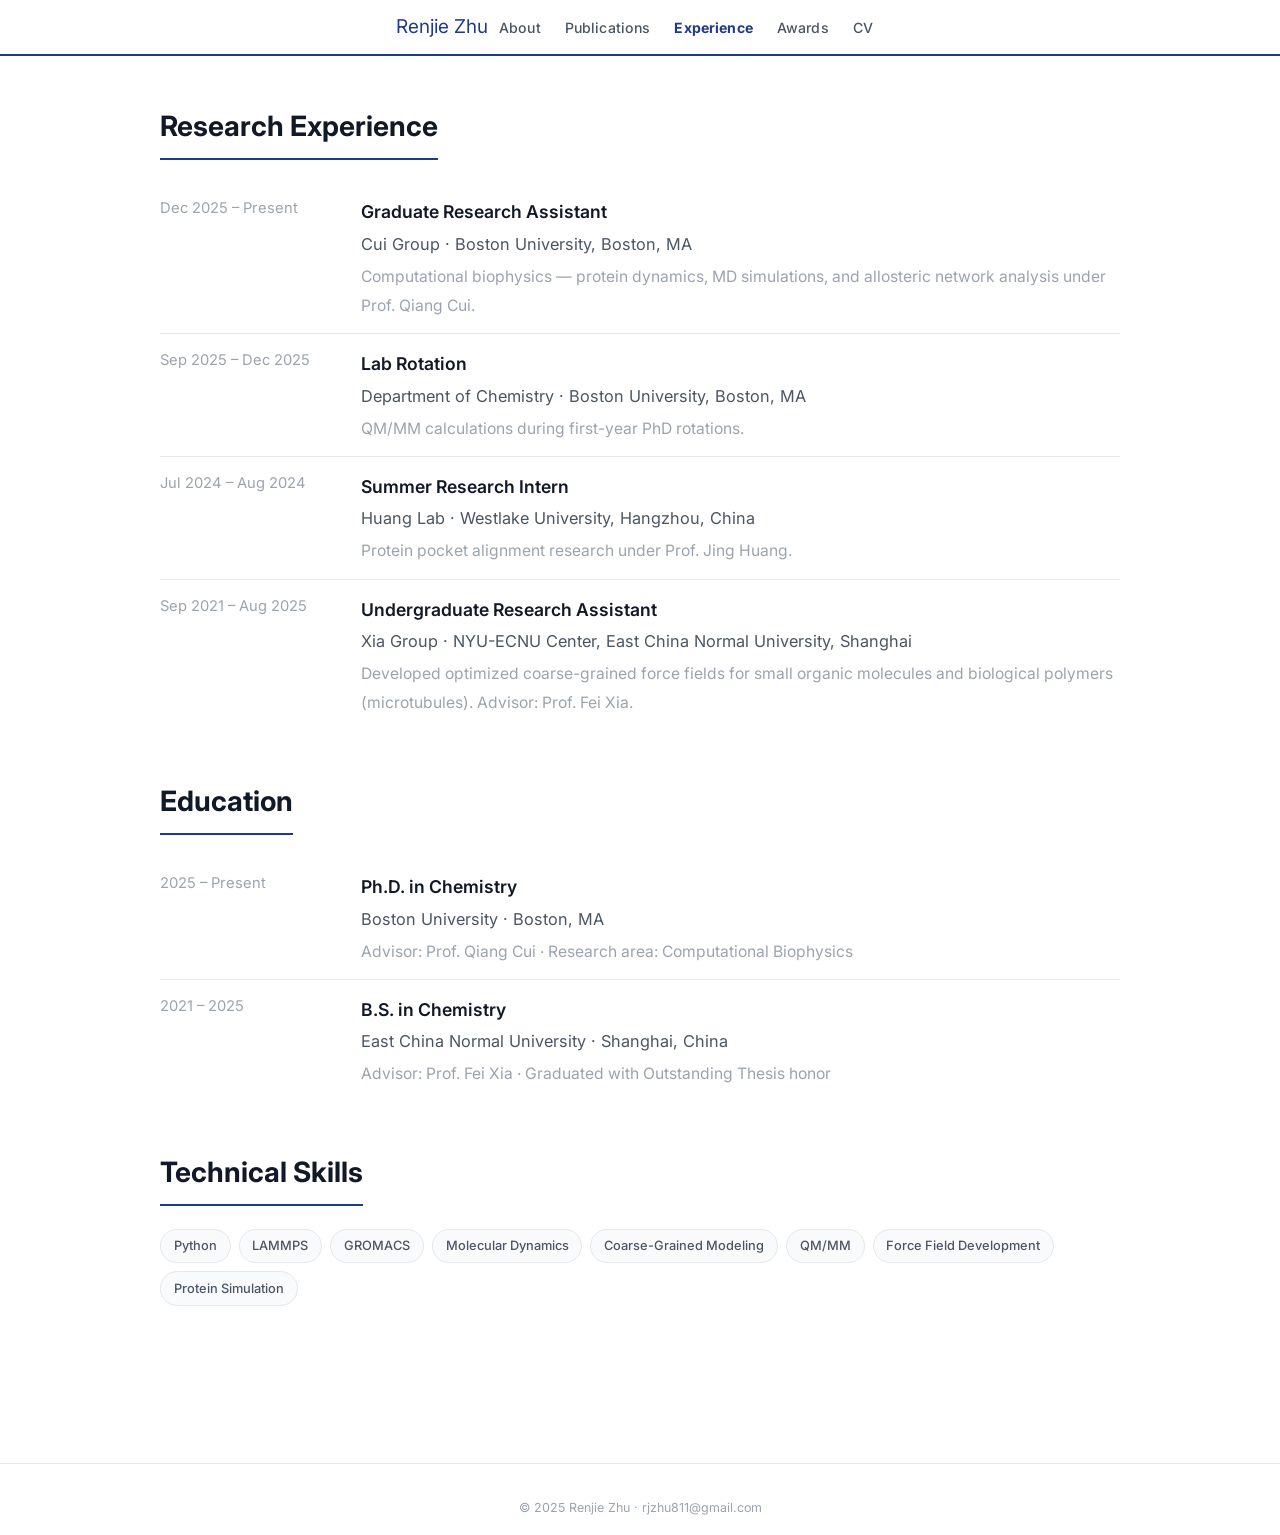
<file: experience.html>
<!DOCTYPE html>
<html lang="en">
<head>
  <meta charset="UTF-8" />
  <meta name="viewport" content="width=device-width, initial-scale=1.0" />
  <title>Experience | Renjie Zhu</title>
  <link rel="stylesheet" href="https://cdnjs.cloudflare.com/ajax/libs/font-awesome/6.4.0/css/all.min.css" />
  <link href="https://fonts.googleapis.com/css2?family=Inter:wght@300;400;500;600;700&display=swap" rel="stylesheet" />
  <link rel="stylesheet" href="style.css" />
  <style>
    section { margin-bottom: 2.8rem; }
  </style>
</head>
<body>

<nav>
  <a class="nav-brand" href="index.html">Renjie Zhu</a>
  <ul class="nav-links">
    <li><a href="index.html">About</a></li>
    <li><a href="publications.html">Publications</a></li>
    <li><a href="experience.html" class="active">Experience</a></li>
    <li><a href="awards.html">Awards</a></li>
    <li><a href="assets/cv.pdf" target="_blank">CV</a></li>
  </ul>
</nav>

<div class="page-wrapper">

  <!-- RESEARCH EXPERIENCE -->
  <section>
    <h2 class="section-title">Research Experience</h2>
    <div class="exp-list">

      <div class="exp-item">
        <div class="exp-period">Dec 2025 – Present</div>
        <div class="exp-content">
          <div class="exp-title">Graduate Research Assistant</div>
          <div class="exp-subtitle">Cui Group · Boston University, Boston, MA</div>
          <div class="exp-detail">Computational biophysics — protein dynamics, MD simulations, and allosteric network analysis under Prof. Qiang Cui.</div>
        </div>
      </div>

      <div class="exp-item">
        <div class="exp-period">Sep 2025 – Dec 2025</div>
        <div class="exp-content">
          <div class="exp-title">Lab Rotation</div>
          <div class="exp-subtitle">Department of Chemistry · Boston University, Boston, MA</div>
          <div class="exp-detail">QM/MM calculations during first-year PhD rotations.</div>
        </div>
      </div>

      <div class="exp-item">
        <div class="exp-period">Jul 2024 – Aug 2024</div>
        <div class="exp-content">
          <div class="exp-title">Summer Research Intern</div>
          <div class="exp-subtitle">Huang Lab · Westlake University, Hangzhou, China</div>
          <div class="exp-detail">Protein pocket alignment research under Prof. Jing Huang.</div>
        </div>
      </div>

      <div class="exp-item">
        <div class="exp-period">Sep 2021 – Aug 2025</div>
        <div class="exp-content">
          <div class="exp-title">Undergraduate Research Assistant</div>
          <div class="exp-subtitle">Xia Group · NYU-ECNU Center, East China Normal University, Shanghai</div>
          <div class="exp-detail">Developed optimized coarse-grained force fields for small organic molecules and biological polymers (microtubules). Advisor: Prof. Fei Xia.</div>
        </div>
      </div>

    </div>
  </section>

  <!-- EDUCATION -->
  <section>
    <h2 class="section-title">Education</h2>
    <div class="exp-list">

      <div class="exp-item">
        <div class="exp-period">2025 – Present</div>
        <div class="exp-content">
          <div class="exp-title">Ph.D. in Chemistry</div>
          <div class="exp-subtitle">Boston University · Boston, MA</div>
          <div class="exp-detail">Advisor: Prof. Qiang Cui · Research area: Computational Biophysics</div>
        </div>
      </div>

      <div class="exp-item">
        <div class="exp-period">2021 – 2025</div>
        <div class="exp-content">
          <div class="exp-title">B.S. in Chemistry</div>
          <div class="exp-subtitle">East China Normal University · Shanghai, China</div>
          <div class="exp-detail">Advisor: Prof. Fei Xia · Graduated with Outstanding Thesis honor</div>
        </div>
      </div>

    </div>
  </section>

  <!-- TECHNICAL SKILLS -->
  <section>
    <h2 class="section-title">Technical Skills</h2>
    <div class="skills-grid">
      <span class="skill-chip">Python</span>
      <span class="skill-chip">LAMMPS</span>
      <span class="skill-chip">GROMACS</span>
      <span class="skill-chip">Molecular Dynamics</span>
      <span class="skill-chip">Coarse-Grained Modeling</span>
      <span class="skill-chip">QM/MM</span>
      <span class="skill-chip">Force Field Development</span>
      <span class="skill-chip">Protein Simulation</span>
    </div>
  </section>

</div>

<footer>
  <p>&copy; 2025 Renjie Zhu · <a href="mailto:rjzhu811@gmail.com">rjzhu811@gmail.com</a></p>
</footer>

</body>
</html>
</file>
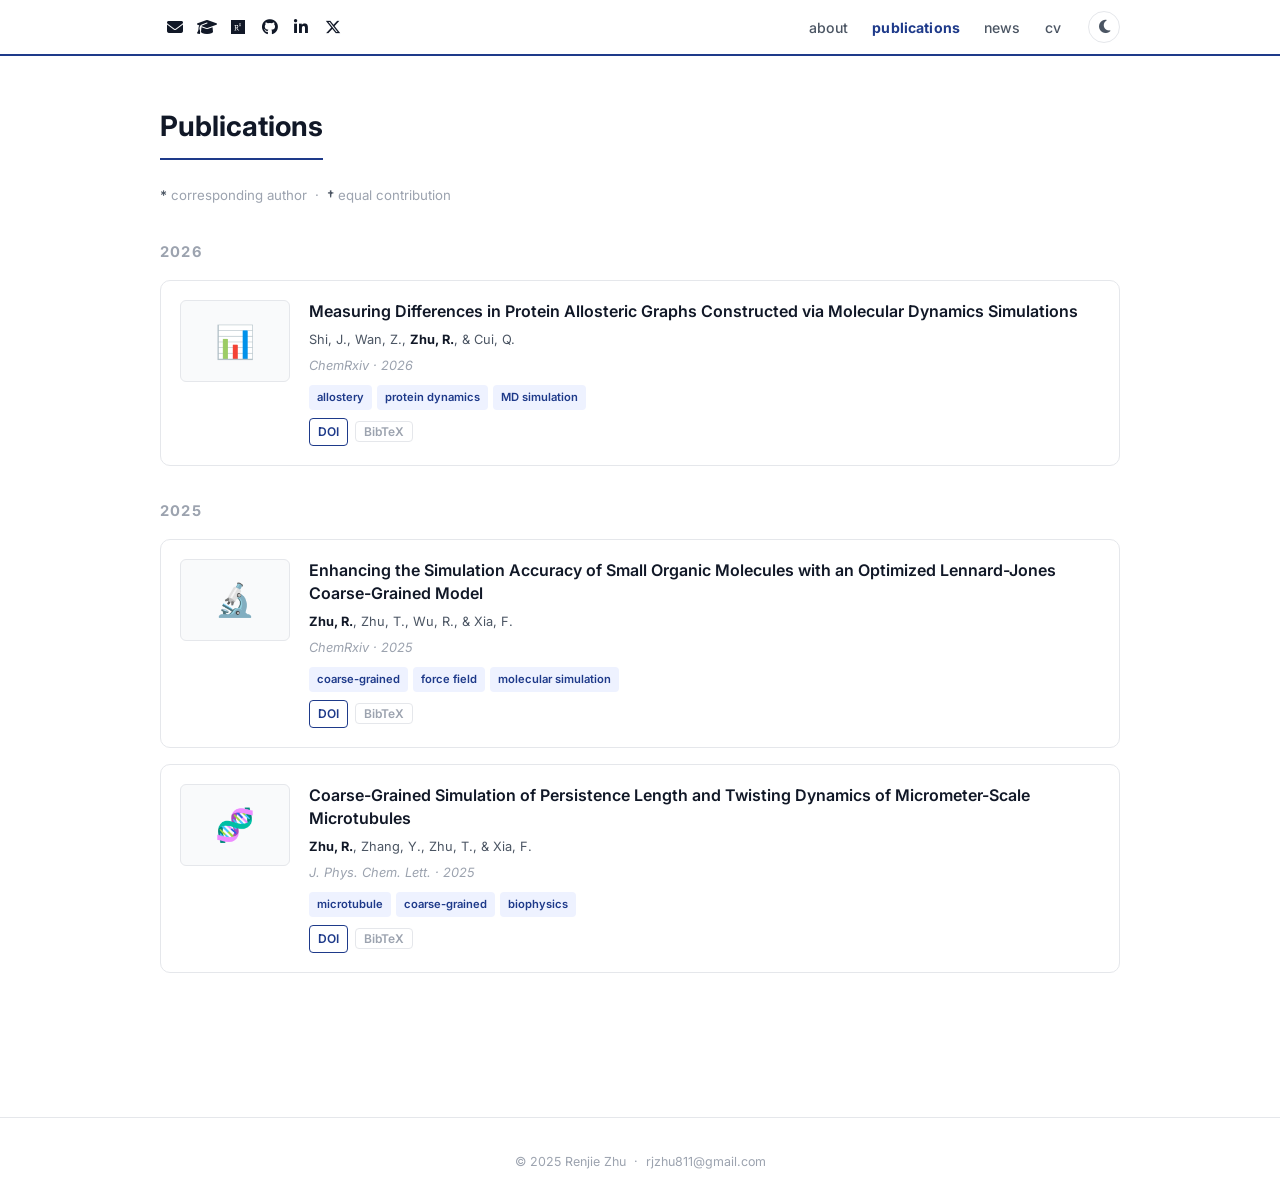
<file: publications.html>
<!DOCTYPE html>
<html lang="en">
<head>
  <meta charset="UTF-8" />
  <meta name="viewport" content="width=device-width, initial-scale=1.0" />
  <title>Publications | Renjie Zhu</title>
  <link rel="stylesheet" href="https://cdnjs.cloudflare.com/ajax/libs/font-awesome/6.4.0/css/all.min.css" />
  <link href="https://fonts.googleapis.com/css2?family=Inter:wght@300;400;500;600;700&family=Noto+Sans+SC:wght@300;400;500;600;700&display=swap" rel="stylesheet" />
  <link rel="stylesheet" href="style.css" />
</head>
<body>

<nav>
  <div class="nav-inner">
    <div class="nav-social">
      <a href="mailto:rjzhu811@gmail.com" title="Email"><i class="fas fa-envelope"></i></a>
      <a href="https://scholar.google.com/citations?user=YOURID" target="_blank" title="Google Scholar"><i class="fas fa-graduation-cap"></i></a>
      <a href="https://www.researchgate.net/profile/Renjie-Zhu-6?ev=hdr_xprf" target="_blank" title="ResearchGate"><i class="fab fa-researchgate"></i></a>
      <a href="https://github.com/wowrj" target="_blank" title="GitHub"><i class="fab fa-github"></i></a>
      <a href="https://www.linkedin.com/in/renjie-zhu-467b842b7/" target="_blank" title="LinkedIn"><i class="fab fa-linkedin-in"></i></a>
      <a href="https://x.com/UjotH" target="_blank" title="Twitter / X"><i class="fab fa-x-twitter"></i></a>
    </div>
    <div class="nav-spacer"></div>
    <ul class="nav-links">
      <li><a href="index.html">about</a></li>
      <li><a href="publications.html" class="active">publications</a></li>
      <li><a href="news.html">news</a></li>
      <li><a href="assets/cv.pdf" target="_blank">cv</a></li>
    </ul>
    <button class="theme-toggle" id="themeBtn" title="Toggle dark mode" aria-label="Toggle dark mode">
      <i class="fas fa-moon" id="themeIcon"></i>
    </button>
  </div>
</nav>

<div class="page-wrapper">
  <h2 class="section-title">Publications</h2>
  <p style="color:var(--text-faint); margin-bottom:2rem; font-size:0.83rem;">
    <span style="font-weight:600; color:var(--text-muted)">*</span> corresponding author &nbsp;·&nbsp;
    <span style="font-weight:600; color:var(--text-muted)">†</span> equal contribution
  </p>

  <!-- 2026 -->
  <div class="year-group">
    <div class="year-label">2026</div>
    <div class="pub-list">
      <div class="pub-card">
        <div class="pub-thumb">📊</div>
        <div class="pub-info">
          <div class="pub-title">
            <a href="https://doi.org/10.26434/chemrxiv.10001634/v1" target="_blank">
              Measuring Differences in Protein Allosteric Graphs Constructed via Molecular Dynamics Simulations
            </a>
          </div>
          <div class="pub-authors">Shi, J., Wan, Z., <span class="me">Zhu, R.</span>, &amp; Cui, Q.</div>
          <div class="pub-venue">ChemRxiv · 2026</div>
          <div class="pub-tags"><span class="tag">allostery</span><span class="tag">protein dynamics</span><span class="tag">MD simulation</span></div>
          <div class="pub-links">
            <a href="https://doi.org/10.26434/chemrxiv.10001634/v1" target="_blank">DOI</a>
            <button class="bibtex-toggle" onclick="toggleBibtex(this)">BibTeX</button>
          </div>
        </div>
        <div class="bibtex-block">@article{shi2026allostery,
  title   = {Measuring Differences in Protein Allosteric Graphs Constructed via Molecular Dynamics Simulations},
  author  = {Shi, J. and Wan, Z. and Zhu, R. and Cui, Q.},
  journal = {ChemRxiv},
  year    = {2026},
  doi     = {10.26434/chemrxiv.10001634/v1}
}</div>
      </div>
    </div>
  </div>

  <!-- 2025 -->
  <div class="year-group">
    <div class="year-label">2025</div>
    <div class="pub-list">

      <div class="pub-card">
        <div class="pub-thumb">🔬</div>
        <div class="pub-info">
          <div class="pub-title">
            <a href="https://doi.org/10.26434/chemrxiv-2025-cb49x" target="_blank">
              Enhancing the Simulation Accuracy of Small Organic Molecules with an Optimized Lennard-Jones Coarse-Grained Model
            </a>
          </div>
          <div class="pub-authors"><span class="me">Zhu, R.</span>, Zhu, T., Wu, R., &amp; Xia, F.</div>
          <div class="pub-venue">ChemRxiv · 2025</div>
          <div class="pub-tags"><span class="tag">coarse-grained</span><span class="tag">force field</span><span class="tag">molecular simulation</span></div>
          <div class="pub-links">
            <a href="https://doi.org/10.26434/chemrxiv-2025-cb49x" target="_blank">DOI</a>
            <button class="bibtex-toggle" onclick="toggleBibtex(this)">BibTeX</button>
          </div>
        </div>
        <div class="bibtex-block">@article{zhu2025cg,
  title   = {Enhancing the Simulation Accuracy of Small Organic Molecules with an Optimized Lennard-Jones Coarse-Grained Model},
  author  = {Zhu, R. and Zhu, T. and Wu, R. and Xia, F.},
  journal = {ChemRxiv},
  year    = {2025},
  doi     = {10.26434/chemrxiv-2025-cb49x}
}</div>
      </div>

      <div class="pub-card">
        <div class="pub-thumb">🧬</div>
        <div class="pub-info">
          <div class="pub-title">
            <a href="https://doi.org/10.1021/acs.jpclett.5c01226" target="_blank">
              Coarse-Grained Simulation of Persistence Length and Twisting Dynamics of Micrometer-Scale Microtubules
            </a>
          </div>
          <div class="pub-authors"><span class="me">Zhu, R.</span>, Zhang, Y., Zhu, T., &amp; Xia, F.</div>
          <div class="pub-venue">J. Phys. Chem. Lett. · 2025</div>
          <div class="pub-tags"><span class="tag">microtubule</span><span class="tag">coarse-grained</span><span class="tag">biophysics</span></div>
          <div class="pub-links">
            <a href="https://doi.org/10.1021/acs.jpclett.5c01226" target="_blank">DOI</a>
            <button class="bibtex-toggle" onclick="toggleBibtex(this)">BibTeX</button>
          </div>
        </div>
        <div class="bibtex-block">@article{zhu2025microtubule,
  title   = {Coarse-Grained Simulation of Persistence Length and Twisting Dynamics of Micrometer-Scale Microtubules},
  author  = {Zhu, R. and Zhang, Y. and Zhu, T. and Xia, F.},
  journal = {J. Phys. Chem. Lett.},
  year    = {2025},
  doi     = {10.1021/acs.jpclett.5c01226}
}</div>
      </div>

    </div>
  </div>

</div>

<footer>
  <p>&copy; 2025 Renjie Zhu &nbsp;·&nbsp; <a href="mailto:rjzhu811@gmail.com">rjzhu811@gmail.com</a></p>
</footer>

<script src="theme.js"></script>
<script>
  function toggleBibtex(btn) {
    const card = btn.closest('.pub-card');
    const block = card.querySelector('.bibtex-block');
    const open = block.classList.toggle('open');
    btn.textContent = open ? 'Hide BibTeX' : 'BibTeX';
  }
</script>
</body>
</html>
</file>
<file: style.css>
/* ─── RESET ─── */
*, *::before, *::after { box-sizing: border-box; margin: 0; padding: 0; }

/* ─── LIGHT THEME ─── */
:root {
  --primary:       #1e3a8a;
  --primary-hover: #1e40af;
  --primary-light: #eef2ff;
  --primary-muted: #c7d2fe;
  --text:          #111827;
  --text-muted:    #4b5563;
  --text-faint:    #9ca3af;
  --border:        #e5e7eb;
  --bg:            #ffffff;
  --bg-alt:        #f9fafb;
  --bg-card:       #ffffff;
  --shadow:        rgba(0,0,0,0.06);
  --nav-height:    56px;
}

/* ─── DARK THEME ─── */
html.dark {
  --primary:       #93c5fd;
  --primary-hover: #bfdbfe;
  --primary-light: #1e2d5a;
  --primary-muted: #1e3a8a;
  --text:          #f1f5f9;
  --text-muted:    #94a3b8;
  --text-faint:    #64748b;
  --border:        #1e293b;
  --bg:            #0f172a;
  --bg-alt:        #1e293b;
  --bg-card:       #1e293b;
  --shadow:        rgba(0,0,0,0.3);
}

/* ─── BASE ─── */
body {
  font-family: 'Inter', 'Noto Sans SC', sans-serif;
  font-size: 19px;
  line-height: 1.85;
  color: var(--text);
  background: var(--bg);
  transition: background 0.25s, color 0.25s;
}
a { color: var(--primary); text-decoration: none; }
a:hover { text-decoration: underline; }

/* ─── NAV ─── */
nav {
  position: sticky;
  top: 0;
  z-index: 100;
  height: var(--nav-height);
  background: var(--bg);
  border-bottom: 2px solid var(--primary);
  display: flex;
  align-items: center;
  justify-content: center;
  padding: 0;
  transition: background 0.25s, border-color 0.25s;
}
.nav-inner {
  width: 75%;
  max-width: 1400px;
  min-width: 320px;
  display: flex;
  align-items: center;
  gap: 1rem;
}

/* social icons in nav (left side) */
.nav-social {
  display: flex;
  align-items: center;
  gap: 0.1rem;
}
.nav-social a {
  width: 30px;
  height: 30px;
  display: flex;
  align-items: center;
  justify-content: center;
  color: var(--text);
  font-size: 1rem;
  text-decoration: none;
  border-radius: 4px;
  transition: color 0.15s;
}
.nav-social a:hover { color: var(--primary); }

.nav-spacer { flex: 1; }

/* nav links (right side) */
.nav-links {
  display: flex;
  gap: 0.1rem;
  list-style: none;
}
.nav-links a {
  color: var(--text-muted);
  text-decoration: none;
  padding: 0.28rem 0.7rem;
  border-radius: 5px;
  font-size: 0.88rem;
  font-weight: 500;
  transition: color 0.15s;
  letter-spacing: 0.01em;
}
.nav-links a:hover { color: var(--primary); text-decoration: none; }
.nav-links a.active { color: var(--primary); font-weight: 700; }

/* dark mode toggle button */
.theme-toggle {
  width: 32px;
  height: 32px;
  border-radius: 50%;
  border: 1px solid var(--border);
  background: none;
  color: var(--text-muted);
  cursor: pointer;
  display: flex;
  align-items: center;
  justify-content: center;
  font-size: 0.95rem;
  transition: color 0.15s, border-color 0.15s;
  flex-shrink: 0;
}
.theme-toggle:hover { color: var(--primary); border-color: var(--primary); }

/* ─── LAYOUT ─── */
.page-wrapper {
  width: 75%;
  max-width: 1400px;
  min-width: 320px;
  margin: 0 auto;
  padding: 2.8rem 0 5rem;
}
section { margin-bottom: 2.8rem; }

/* ─── SECTION TITLE ─── */
.section-title {
  font-size: 1.75rem;
  font-weight: 700;
  color: var(--text);
  border-bottom: 2px solid var(--primary);
  padding-bottom: 0.35rem;
  margin-bottom: 1.4rem;
  display: inline-block;
}

/* ─── PUBLICATION CARDS ─── */
.pub-list { display: flex; flex-direction: column; gap: 1rem; }
.pub-card {
  display: grid;
  grid-template-columns: 110px 1fr;
  gap: 1.2rem;
  padding: 1.2rem;
  border: 1px solid var(--border);
  border-radius: 10px;
  background: var(--bg-card);
  transition: border-color 0.2s, box-shadow 0.2s;
}
.pub-card:hover {
  border-color: var(--primary);
  box-shadow: 0 4px 20px var(--shadow);
}
.pub-thumb {
  width: 110px;
  height: 82px;
  border-radius: 6px;
  background: var(--bg-alt);
  border: 1px solid var(--border);
  display: flex;
  align-items: center;
  justify-content: center;
  font-size: 2rem;
  flex-shrink: 0;
  overflow: hidden;
}
.pub-thumb img { width: 100%; height: 100%; object-fit: cover; border-radius: 5px; }
.pub-title { font-weight: 600; font-size: 1rem; line-height: 1.45; margin-bottom: 0.28rem; }
.pub-title a { color: var(--text); text-decoration: none; }
.pub-title a:hover { color: var(--primary); }
.pub-authors { font-size: 0.8rem; color: var(--text-muted); margin-bottom: 0.18rem; }
.pub-authors .me { font-weight: 700; color: var(--text); }
.pub-venue { font-size: 0.8rem; color: var(--text-faint); margin-bottom: 0.45rem; font-style: italic; }
.pub-tags { display: flex; flex-wrap: wrap; gap: 0.3rem; margin-bottom: 0.5rem; }
.tag {
  font-size: 0.7rem;
  font-weight: 600;
  padding: 0.12rem 0.5rem;
  border-radius: 4px;
  background: var(--primary-light);
  color: var(--primary);
}
.pub-links { display: flex; gap: 0.4rem; flex-wrap: wrap; align-items: center; }
.pub-links a {
  font-size: 0.75rem;
  font-weight: 600;
  color: var(--primary);
  border: 1px solid var(--primary);
  border-radius: 4px;
  padding: 0.12rem 0.5rem;
  text-decoration: none;
  transition: background 0.15s, color 0.15s;
}
.pub-links a:hover { background: var(--primary); color: #fff; }
.bibtex-toggle {
  font-size: 0.75rem;
  font-weight: 600;
  color: var(--text-faint);
  border: 1px solid var(--border);
  background: none;
  border-radius: 4px;
  padding: 0.12rem 0.5rem;
  cursor: pointer;
  transition: border-color 0.15s, color 0.15s;
  font-family: inherit;
}
.bibtex-toggle:hover { border-color: var(--text-muted); color: var(--text-muted); }
.bibtex-block {
  display: none;
  margin-top: 0.5rem;
  background: var(--bg-alt);
  border: 1px solid var(--border);
  border-radius: 6px;
  padding: 0.7rem 1rem;
  font-family: 'Courier New', monospace;
  font-size: 0.75rem;
  color: var(--text-muted);
  white-space: pre-wrap;
  overflow-x: auto;
  grid-column: 1 / -1;
}
.bibtex-block.open { display: block; }

/* ─── EXP / EDUCATION ─── */
.exp-list { display: flex; flex-direction: column; }
.exp-item {
  display: grid;
  grid-template-columns: 185px 1fr;
  gap: 1rem;
  padding: 0.85rem 0;
  border-bottom: 1px solid var(--border);
}
.exp-item:last-child { border-bottom: none; }
.exp-period { font-size: 0.92rem; color: var(--text-faint); padding-top: 2px; line-height: 1.45; white-space: nowrap; }
.exp-title { font-weight: 600; font-size: 1.1rem; }
.exp-subtitle { font-size: 1.02rem; color: var(--text-muted); }
.exp-detail { font-size: 0.98rem; color: var(--text-faint); margin-top: 0.18rem; }

/* ─── AWARDS ─── */
.award-list { display: flex; flex-direction: column; }
.award-item {
  display: flex;
  justify-content: space-between;
  align-items: baseline;
  gap: 1rem;
  padding: 0.5rem 0;
  border-bottom: 1px solid var(--border);
  font-size: 0.875rem;
}
.award-item:last-child { border-bottom: none; }
.award-year { color: var(--text-faint); white-space: nowrap; font-size: 0.92rem; }

/* ─── NEWS ─── */
.news-list { list-style: none; }
.news-list li {
  display: flex;
  gap: 1rem;
  padding: 0.65rem 0;
  border-bottom: 1px solid var(--border);
  font-size: 0.875rem;
}
.news-list li:last-child { border-bottom: none; }
.news-date { white-space: nowrap; color: var(--text-faint); min-width: 88px; font-variant-numeric: tabular-nums; font-size: 0.92rem; }

/* ─── SKILLS ─── */
.skills-grid { display: flex; flex-wrap: wrap; gap: 0.5rem; }
.skill-chip {
  font-size: 0.8rem;
  font-weight: 500;
  padding: 0.28rem 0.8rem;
  border-radius: 20px;
  border: 1px solid var(--border);
  color: var(--text-muted);
  background: var(--bg-alt);
}

/* ─── VIEW ALL LINK ─── */
.view-all {
  display: inline-flex;
  align-items: center;
  gap: 0.3rem;
  margin-top: 1rem;
  font-size: 0.84rem;
  font-weight: 600;
  color: var(--primary);
  text-decoration: none;
}
.view-all:hover { text-decoration: underline; }

/* ─── FOOTER ─── */
footer {
  text-align: center;
  font-size: 0.78rem;
  color: var(--text-faint);
  padding: 2rem 0 1rem;
  border-top: 1px solid var(--border);
  margin-top: 2rem;
}
footer a { color: var(--text-faint); }
footer a:hover { color: var(--text-muted); }

/* ─── YEAR LABEL ─── */
.year-label {
  font-size: 0.92rem;
  font-weight: 700;
  letter-spacing: 0.08em;
  text-transform: uppercase;
  color: var(--text-faint);
  margin-bottom: 0.85rem;
}
.year-group { margin-bottom: 2rem; }

/* ─── RESPONSIVE ─── */
@media (max-width: 600px) {
  .nav-inner { width: 92%; gap: 0.75rem; }
  .page-wrapper { width: 92%; }
  .nav-links a { padding: 0.28rem 0.5rem; font-size: 0.8rem; }
  .pub-card { grid-template-columns: 1fr; }
  .pub-thumb { width: 100%; height: 110px; }
  .exp-item { grid-template-columns: 1fr; gap: 0.15rem; }
  .exp-period { color: var(--primary); font-weight: 600; }
}
</file>
